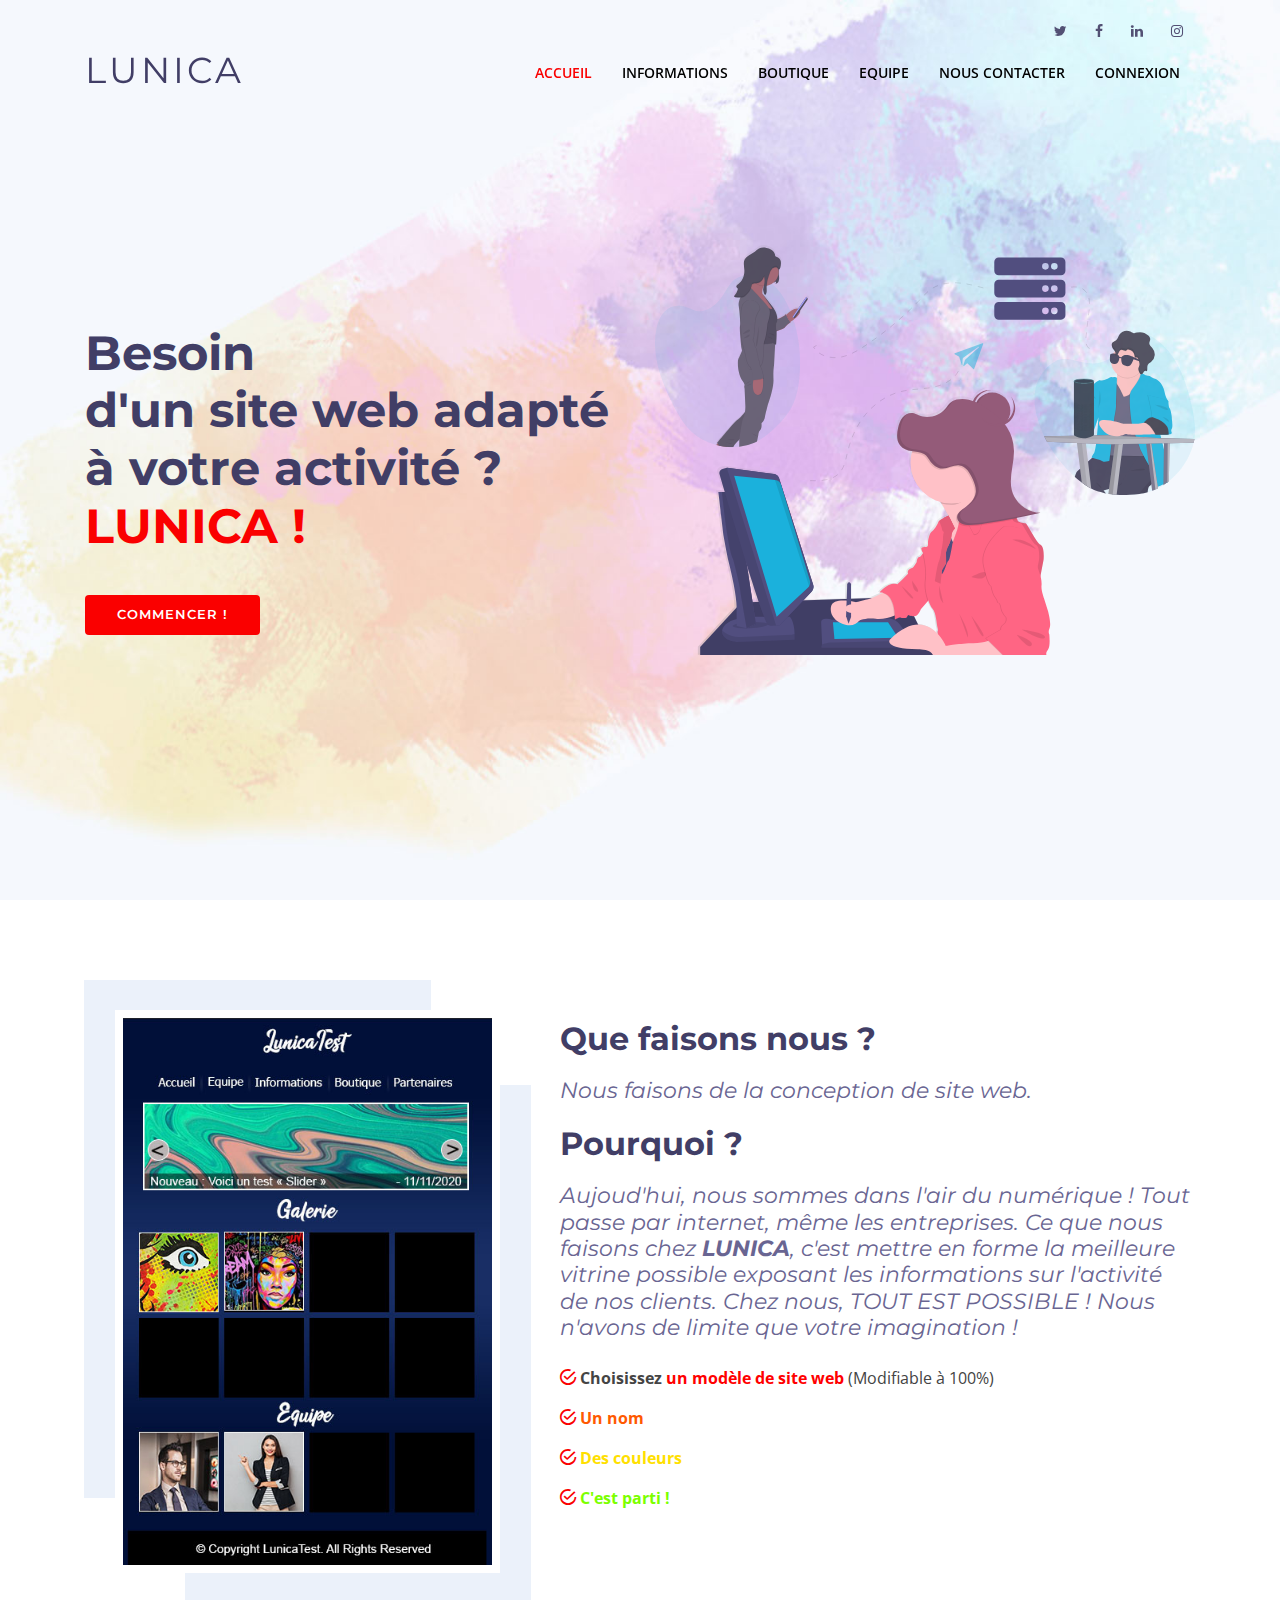
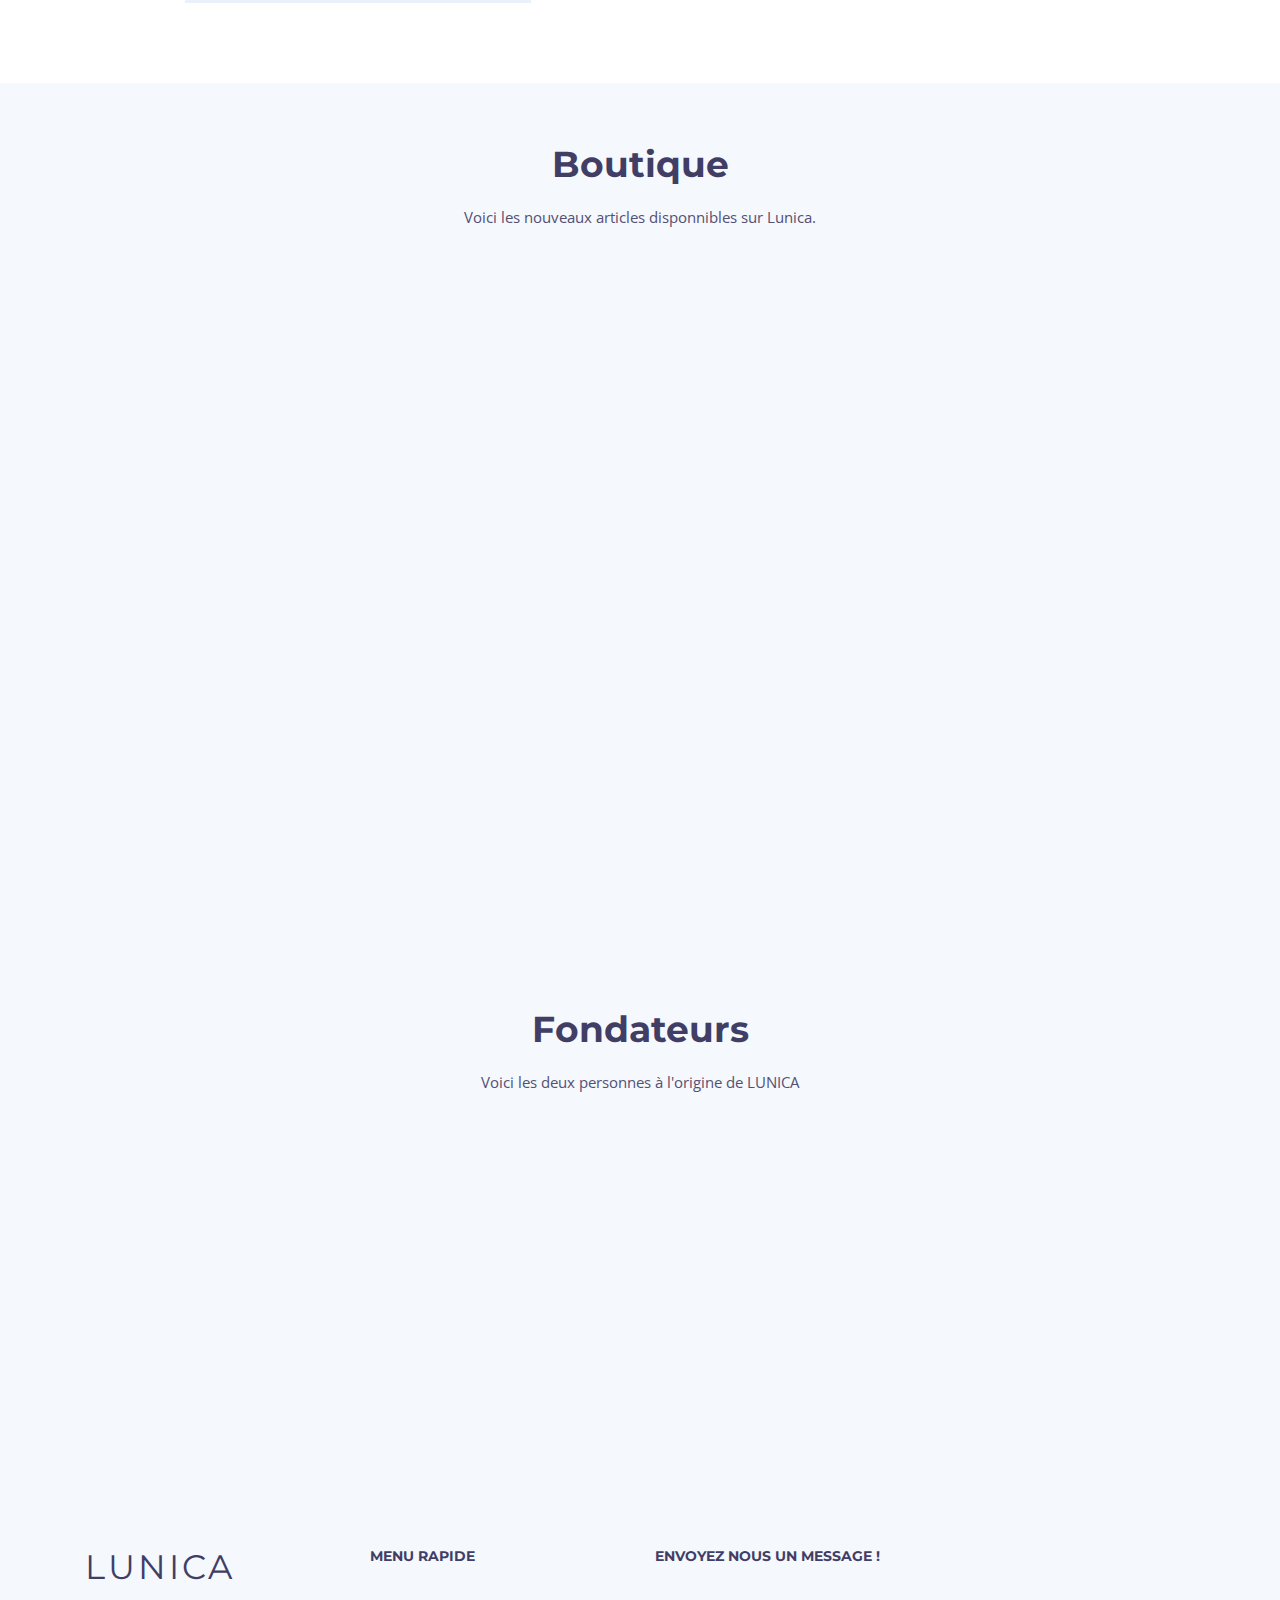
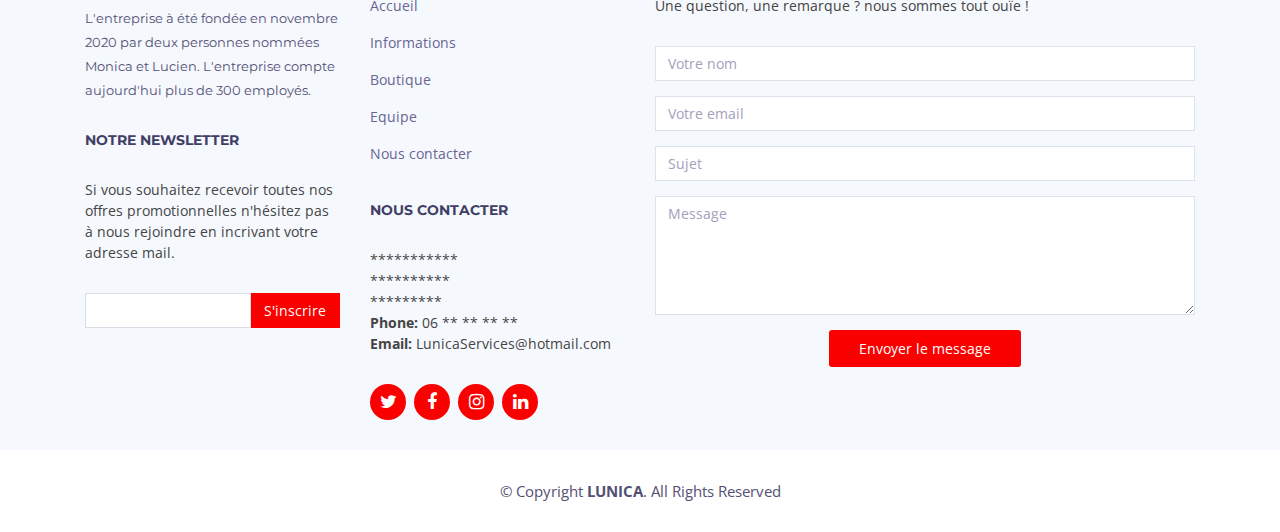
<file: index.html>
<!DOCTYPE html>
<html lang="en">
<head>
  <meta charset="utf-8">
  <title>Lunica</title>
  <meta content="width=device-width, initial-scale=1.0" name="viewport">
  <meta content="" name="keywords">
  <meta content="" name="description">

  <!-- Favicons -->
  <link href="img/favicon.png" rel="icon">
  

  <!-- Google Fonts -->
  <link href="https://fonts.googleapis.com/css?family=Open+Sans:300,300i,400,400i,500,600,700,700i|Montserrat:300,400,500,600,700" rel="stylesheet">

  <!-- Bootstrap CSS File -->
  <link href="lib/bootstrap/css/bootstrap.min.css" rel="stylesheet">

  <!-- Libraries CSS Files -->
  <link href="lib/font-awesome/css/font-awesome.min.css" rel="stylesheet">
  <link href="lib/animate/animate.min.css" rel="stylesheet">
  <link href="lib/ionicons/css/ionicons.min.css" rel="stylesheet">
  <link href="lib/owlcarousel/assets/owl.carousel.min.css" rel="stylesheet">
  <link href="lib/lightbox/css/lightbox.min.css" rel="stylesheet">

  <!-- Main Stylesheet File -->
  <link href="css/style.css" rel="stylesheet">

  <!-- =======================================================
    Theme Name: Rapid
    Theme URL: https://bootstrapmade.com/rapid-multipurpose-bootstrap-business-template/
    Author: BootstrapMade.com
    License: https://bootstrapmade.com/license/
  ======================================================= -->
</head>

<body>
  <!--==========================
  Header
  ============================-->
  <header id="header">

    <div id="topbar">
      <div class="container">
        <div class="social-links">
          <a href="#" class="twitter"><i class="fa fa-twitter"></i></a>
          <a href="#" class="facebook"><i class="fa fa-facebook"></i></a>
          <a href="#" class="linkedin"><i class="fa fa-linkedin"></i></a>
          <a href="#" class="instagram"><i class="fa fa-instagram"></i></a>
        </div>
      </div>
    </div>

    <div class="container">

      <div class="logo float-left">
        <!-- Uncomment below if you prefer to use an image logo -->
        <h1 class="text-light"><a href="#intro" class="scrollto"><span>Lunica</span></a></h1>
        <!-- <a href="#header" class="scrollto"><img src="img/logo.png" alt="" class="img-fluid"></a> -->
      </div>

      <nav class="main-nav float-right d-none d-lg-block">
        <ul>
          <li class="active"><a href="#intro">Accueil</a></li>
          <li><a href="#about">Informations</a></li>
          <li><a href="#services">Boutique</a></li>
          <li><a href="#team">Equipe</a></li>
          <li><a href="#footer">Nous contacter</a></li>
          <li><a href="moni.html">Connexion</a></li>
        </ul>
      </nav><!-- .main-nav -->
      
    </div>
  </header><!-- #header -->



  <!--==========================
    Intro Section
  ============================-->
  <section id="intro" class="clearfix">
    <div class="container d-flex h-100">
      <div class="row justify-content-center align-self-center">
        <div class="col-md-6 intro-info order-md-first order-last">
          <h2>Besoin<br>d'un site web adapté à votre activité ? <span>LUNICA !</span></h2>
          <div>
            <a href="#services" class="btn-get-started scrollto">COMMENCER !</a>
          </div>
        </div>
  
        <div class="col-md-6 intro-img order-md-last order-first">
          <img src="img/intro-img.svg" alt="" class="img-fluid">
        </div>
      </div>

    </div>
  </section><!-- #intro -->

  <main id="main">

    <!--==========================
      About Us Section
    ============================-->
    <section id="about">

      <div class="container">
        <div class="row">

          <div class="col-lg-5 col-md-6">
            <div class="about-img">
              <img src="img/about-img.jpg" alt="">
            </div>
          </div>

          <div class="col-lg-7 col-md-6">
            <div class="about-content">
              <h2>Que faisons nous ?</h2>
              <h3>Nous faisons de la conception de site web.</h3>
              <h2>Pourquoi ?</h2>
              <h3>Aujoud'hui, nous sommes dans l'air du numérique ! Tout passe par internet, même les entreprises. Ce que nous faisons chez <b>LUNICA</b>, c'est mettre en forme la meilleure vitrine possible exposant les informations sur l'activité de nos clients. Chez nous, TOUT EST POSSIBLE ! Nous n'avons de limite que votre imagination ! </h3>
              <ul>
                <li><i class="ion-android-checkmark-circle"></i><b>Choisissez <font color="#FF0000">un modèle de site web</b></font> (Modifiable à 100%)</li>
                <li><i class="ion-android-checkmark-circle"></i><b><font color="#FF5900">Un nom</b></font></li>
                <li><i class="ion-android-checkmark-circle"></i><b><font color="#FFE000">Des couleurs</b></font></li>
                <li><i class="ion-android-checkmark-circle"></i><b><font color="#7CFF00">C'est parti !</b></font></li>
              </ul>
            </div>
          </div>
        </div>
      </div>

    </section><!-- #about -->


    <!--==========================
      Services Section
    ============================-->
    <section id="services" class="section-bg">
      <div class="container">

        <header class="section-header">
          <h3>Boutique</h3>
          <p>Voici les nouveaux articles disponnibles sur Lunica.</p>
        </header>

        <div class="row">

          <div class="col-md-6 col-lg-4 wow bounceInUp" data-wow-duration="1.4s">
            <div class="box">
              <div class="icon" style="background: #fceef3;"><i class="ion-ios-analytics-outline" style="color: #ff689b;"></i></div>
              <h4 class="title1"><a href="">Lorem Ipsum</a></h4>
              <p class="description">Voluptatum deleniti atque corrupti quos dolores et quas molestias excepturi sint occaecati cupiditate non provident</p>
            </div>
          </div>
          <div class="col-md-6 col-lg-4 wow bounceInUp" data-wow-duration="1.4s">
            <div class="box">
              <div class="icon" style="background: #fff0da;"><i class="ion-ios-bookmarks-outline" style="color: #e98e06;"></i></div>
              <h4 class="title2"><a href="">Dolor Sitema</a></h4>
              <p class="description">Minim veniam, quis nostrud exercitation ullamco laboris nisi ut aliquip ex ea commodo consequat tarad limino ata</p>
            </div>
          </div>

          <div class="col-md-6 col-lg-4 wow bounceInUp" data-wow-delay="0.1s" data-wow-duration="1.4s">
            <div class="box">
              <div class="icon" style="background: #e6fdfc;"><i class="ion-ios-paper-outline" style="color: #3fcdc7;"></i></div>
              <h4 class="title3"><a href="">Sed ut perspiciatis</a></h4>
              <p class="description">Duis aute irure dolor in reprehenderit in voluptate velit esse cillum dolore eu fugiat nulla pariatur</p>
            </div>
          </div>
          <div class="col-md-6 col-lg-4 wow bounceInUp" data-wow-delay="0.1s" data-wow-duration="1.4s">
            <div class="box">
              <div class="icon" style="background: #eafde7;"><i class="ion-ios-speedometer-outline" style="color:#41cf2e;"></i></div>
              <h4 class="title4"><a href="">Magni Dolores</a></h4>
              <p class="description">Excepteur sint occaecat cupidatat non proident, sunt in culpa qui officia deserunt mollit anim id est laborum</p>
            </div>
          </div>

          <div class="col-md-6 col-lg-4 wow bounceInUp" data-wow-delay="0.2s" data-wow-duration="1.4s">
            <div class="box">
              <div class="icon" style="background: #e1eeff;"><i class="ion-ios-world-outline" style="color: #2282ff;"></i></div>
              <h4 class="title5"><a href="">Nemo Enim</a></h4>
              <p class="description">At vero eos et accusamus et iusto odio dignissimos ducimus qui blanditiis praesentium voluptatum deleniti atque</p>
            </div>
          </div>
          <div class="col-md-6 col-lg-4 wow bounceInUp" data-wow-delay="0.2s" data-wow-duration="1.4s">
            <div class="box">
              <div class="icon" style="background: #ecebff;"><i class="ion-ios-clock-outline" style="color: #8660fe;"></i></div>
              <h4 class="title6"><a href="">Eiusmod Tempor</a></h4>
              <p class="description">Et harum quidem rerum facilis est et expedita distinctio. Nam libero tempore, cum soluta nobis est eligendi</p>
            </div>
          </div>

        </div>

      </div>
    </section><!-- #services -->

    
    

    <!--==========================
      Team Section
    ============================-->
    <section id="team" class="section-bg">
      <div class="container">
        <div class="section-header">
          <h3>Fondateurs</h3>
          <p>Voici les deux personnes à l'origine de LUNICA</p>
        </div>

        <div class="row">

          <div class="col-lg-3 col-md-6 wow fadeInUp">
            <div class="member">
              <img src="img/team-2.jpg" class="img-fluid" alt="">
              <div class="member-info">
                <div class="member-info-content">
                  <h4>Monica</h4>
                  <span>Directrice Général</span>
                  <div class="social">
                    <a href=""><i class="fa fa-twitter"></i></a>
                    <a href=""><i class="fa fa-facebook"></i></a>
                    <a href=""><i class="fa fa-google-plus"></i></a>
                    <a href=""><i class="fa fa-linkedin"></i></a>
                  </div>
                </div>
              </div>
            </div>
          </div>

          <div class="col-lg-3 col-md-6 wow fadeInUp" data-wow-delay="0.1s">
            <div class="member">
              <img src="img/team-1.jpg" class="img-fluid" alt="">
              <div class="member-info">
                <div class="member-info-content">
                  <h4>Lucien</h4>
                  <span>Directeur général adjoint</span>
                  <div class="social">
                    <a href=""><i class="fa fa-twitter"></i></a>
                    <a href=""><i class="fa fa-facebook"></i></a>
                    <a href=""><i class="fa fa-google-plus"></i></a>
                    <a href=""><i class="fa fa-linkedin"></i></a>
                  </div>
                </div>
              </div>
            </div>
          </div>
    </section><!-- #team -->

   

  <!--==========================
    Footer
  ============================-->
  <footer id="footer" class="section-bg">
    <div class="footer-top">
      <div class="container">

        <div class="row">

          <div class="col-lg-6">

            <div class="row">

                <div class="col-sm-6">

                  <div class="footer-info">
                    <h3>LUNICA</h3>
                    <p>L'entreprise à été fondée en novembre 2020 par deux personnes nommées Monica et Lucien. L'entreprise compte aujourd'hui plus de 300 employés.</p>
                  </div>

                  <div class="footer-newsletter">
                    <h4>Notre Newsletter</h4>
                    <p>Si vous souhaitez recevoir toutes nos offres promotionnelles n'hésitez pas à nous rejoindre en incrivant votre adresse mail.</p>
                    <form action="" method="post">
                      <input type="email" name="email"><input type="submit"  value="S'inscrire">
                    </form>
                  </div>

                </div>

                <div class="col-sm-6">
                  <div class="footer-links">
                    <h4>Menu rapide</h4>
                    <ul>
                      <li><a href="#">Accueil</a></li>
                      <li><a href="#">Informations</a></li>
                      <li><a href="#">Boutique</a></li>
                      <li><a href="#">Equipe</a></li>
                      <li><a href="#">Nous contacter</a></li>
                    </ul>
                  </div>

                  <div class="footer-links">
                    <h4>Nous contacter</h4>
                    <p>
                      *********** <br>
                      **********<br>
                      ********* <br>
                      <strong>Phone:</strong> 06 ** ** ** **<br>
                      <strong>Email:</strong> LunicaServices@hotmail.com<br>
                    </p>
                  </div>

                  <div class="social-links">
                    <a href="#" class="twitter"><i class="fa fa-twitter"></i></a>
                    <a href="#" class="facebook"><i class="fa fa-facebook"></i></a>
                    <a href="#" class="instagram"><i class="fa fa-instagram"></i></a>
                    <a href="#" class="linkedin"><i class="fa fa-linkedin"></i></a>
                  </div>

                </div>

            </div>

          </div>

          <div class="col-lg-6">

            <div class="form">
              
              <h4>Envoyez nous un message !</h4>
              <p>Une question, une remarque ? nous sommes tout ouïe !</p>
              <form action="" method="post" role="form" class="contactForm">
                <div class="form-group">
                  <input type="text" name="name" class="form-control" id="name" placeholder="Votre nom" data-rule="minlen:4" data-msg="Please enter at least 4 chars" />
                  <div class="validation"></div>
                </div>
                <div class="form-group">
                  <input type="email" class="form-control" name="email" id="email" placeholder="Votre email" data-rule="email" data-msg="Please enter a valid email" />
                  <div class="validation"></div>
                </div>
                <div class="form-group">
                  <input type="text" class="form-control" name="subject" id="subject" placeholder="Sujet" data-rule="minlen:4" data-msg="Veuillez saisir au moins 8 caractères de sujet" />
                  <div class="validation"></div>
                </div>
                <div class="form-group">
                  <textarea class="form-control" name="message" rows="5" data-rule="required" data-msg="S'il vous plait, écrivez nous quelque chose" placeholder="Message"></textarea>
                  <div class="validation"></div>
                </div>

                <div id="sendmessage">Votre message a bien été envoyé, merci </div>
                <div id="errormessage"></div>

                <div class="text-center"><button type="submit" title="Send Message">Envoyer le message</button></div>
              </form>
            </div>

          </div>

          

        </div>

      </div>
    </div>

    <div class="container">
      <div class="copyright">
        &copy; Copyright <strong>LUNICA</strong>. All Rights Reserved
      </div>
      
    </div>
  </footer><!-- #footer -->

  <a href="#" class="back-to-top"><i class="fa fa-chevron-up"></i></a>
  <!-- Uncomment below i you want to use a preloader -->
  <!-- <div id="preloader"></div> -->

  <!-- JavaScript Libraries -->
  <script src="lib/jquery/jquery.min.js"></script>
  <script src="lib/jquery/jquery-migrate.min.js"></script>
  <script src="lib/bootstrap/js/bootstrap.bundle.min.js"></script>
  <script src="lib/easing/easing.min.js"></script>
  <script src="lib/mobile-nav/mobile-nav.js"></script>
  <script src="lib/wow/wow.min.js"></script>
  <script src="lib/waypoints/waypoints.min.js"></script>
  <script src="lib/counterup/counterup.min.js"></script>
  <script src="lib/owlcarousel/owl.carousel.min.js"></script>
  <script src="lib/isotope/isotope.pkgd.min.js"></script>
  <script src="lib/lightbox/js/lightbox.min.js"></script>
  <!-- Contact Form JavaScript File -->
  <script src="contactform/contactform.js"></script>

  <!-- Template Main Javascript File -->
  <script src="js/main.js"></script>

</body>
</html>
</file>
<file: css/style.css>
/*--------------------------------------------------------------
# General
--------------------------------------------------------------*/

body {
  background: #fff;
  color: #444;
  font-family: "Open Sans", sans-serif;
}

a {
  color: #FA0000;
  transition: 0.5s;
}

a:hover,
a:active,
a:focus {
  color: #0a98c0;
  outline: none;
  text-decoration: none;
}

p {
  padding: 0;
  margin: 0 0 30px 0;
}

h1,
h2,
h3,
h4,
h5,
h6 {
  font-family: "Montserrat", sans-serif;
  font-weight: 400;
  margin: 0 0 20px 0;
  padding: 0;
}

/* Bouton retour en haut */

.back-to-top {
  position: fixed;
  display: none;
  background: #FA0000;
  color: #fff;
  width: 44px;
  height: 44px;
  text-align: center;
  line-height: 1;
  font-size: 16px;
  border-radius: 50%;
  right: 15px;
  bottom: 15px;
  transition: background 0.5s;
  z-index: 11;
}

.back-to-top i {
  padding-top: 12px;
  color: #fff;
}

/* Prelaoder */

#preloader {
  position: fixed;
  top: 0;
  left: 0;
  right: 0;
  bottom: 0;
  z-index: 9999;
  overflow: hidden;
  background: #fff;
}

#preloader:before {
  content: "";
  position: fixed;
  top: calc(50% - 30px);
  left: calc(50% - 30px);
  border: 6px solid #f2f2f2;
  border-top: 6px solid #FA0000;
  border-radius: 50%;
  width: 60px;
  height: 60px;
  -webkit-animation: animate-preloader 1s linear infinite;
  animation: animate-preloader 1s linear infinite;
}

@-webkit-keyframes animate-preloader {
  0% {
    -webkit-transform: rotate(0deg);
    transform: rotate(0deg);
  }

  100% {
    -webkit-transform: rotate(360deg);
    transform: rotate(360deg);
  }
}

@keyframes animate-preloader {
  0% {
    -webkit-transform: rotate(0deg);
    transform: rotate(0deg);
  }

  100% {
    -webkit-transform: rotate(360deg);
    transform: rotate(360deg);
  }
}

/*--------------------------------------------------------------
# Top Bar
--------------------------------------------------------------*/

#topbar {
  padding: 0 0 10px 0;
  font-size: 14px;
  transition: all 0.5s;
}

#topbar .social-links {
  text-align: right;
}

#topbar .social-links a {
  color: #535074;
  padding: 4px 12px;
  display: inline-block;
  line-height: 1px;
}

#topbar .social-links a:hover {
  color: #FA0000;
}

#topbar .social-links a:first-child {
  border-left: 0;
}

/*--------------------------------------------------------------
# Header
--------------------------------------------------------------*/

#header {
  height: 110px;
  transition: all 0.5s;
  z-index: 997;
  transition: all 0.5s;
  padding: 20px 0;
  position: fixed;
  left: 0;
  top: 0;
  right: 0;
  transition: all 0.5s;
  z-index: 997;
}

#header.header-scrolled,
#header.header-pages {
  height: 70px;
  padding: 15px 0;
  background-color: #fff;
  box-shadow: 0px 0px 30px rgba(127, 137, 161, 0.3);
}

#header.header-scrolled #topbar,
#header.header-pages #topbar {
  display: none;
}

#header .logo h1 {
  font-size: 36px;
  margin: 0;
  padding: 0;
  line-height: 1;
  font-weight: 400;
  letter-spacing: 3px;
  text-transform: uppercase;
}

#header .logo h1 a,
#header .logo h1 a:hover {
  color: #413e66;
  text-decoration: none;
}

#header .logo img {
  padding: 0;
  margin: 7px 0;
  max-height: 26px;
}

.main-pages {
  margin-top: 60px;
}

/*--------------------------------------------------------------
# Intro Section
--------------------------------------------------------------*/

#intro {
  width: 100%;
  height: 100vh;
  position: relative;
  background: #f5f8fd url("../img/intro-bg.jpg") center top no-repeat;
  background-size: cover;
}

#intro .intro-info h2 {
  color: #413e66;
  margin-bottom: 40px;
  font-size: 48px;
  font-weight: 700;
}

#intro .intro-info h2 span {
  color: #FA0000;
}

#intro .intro-info .btn-get-started,
#intro .intro-info .btn-services {
  font-family: "Montserrat", sans-serif;
  font-size: 13px;
  font-weight: 600;
  text-transform: uppercase;
  letter-spacing: 1px;
  display: inline-block;
  padding: 10px 32px;
  border-radius: 4px;
  transition: 0.5s;
  color: #fff;
  background: #FA0000;
  color: #fff;
}

#intro .intro-info .btn-get-started:hover,
#intro .intro-info .btn-services:hover {
  background: #0a98c0;
}

/*--------------------------------------------------------------
# Navigation MENU
--------------------------------------------------------------*/

/* Desktop Navigation */

.main-nav {
  /* Drop Down */
  /* Deep Drop Down */
}

.main-nav,
.main-nav * {
  margin: 0;
  padding: 0;
  list-style: none;
}

.main-nav > ul > li {
  position: relative;
  white-space: nowrap;
  float: left;
}

.main-nav a {
  display: block;
  position: relative;
  color: #000000;
  padding: 10px 15px;
  transition: 0.3s;
  font-size: 14px;
  font-family: "Open Sans", sans-serif;
  text-transform: uppercase;
  font-weight: 600;
}

.main-nav a:hover,
.main-nav .active > a,
.main-nav li:hover > a {
  color: #FA0000;
  text-decoration: none;
}

.main-nav .drop-down ul {
  display: block;
  position: absolute;
  left: 0;
  top: calc(100% - 30px);
  z-index: 99;
  opacity: 0;
  visibility: hidden;
  padding: 10px 0;
  background: #fff;
  box-shadow: 0px 0px 30px rgba(127, 137, 161, 0.25);
  transition: ease all 0.3s;
}

.main-nav .drop-down:hover > ul {
  opacity: 1;
  top: 100%;
  visibility: visible;
}

.main-nav .drop-down li {
  min-width: 180px;
  position: relative;
}

.main-nav .drop-down ul a {
  padding: 10px 20px;
  font-size: 14px;
  font-weight: 500;
  text-transform: none;
  color: #065e77;
}

.main-nav .drop-down ul a:hover,
.main-nav .drop-down ul .active > a,
.main-nav .drop-down ul li:hover > a {
  color: #FA0000;
}

.main-nav .drop-down > a:after {
  content: "\f107";
  font-family: FontAwesome;
  padding-left: 10px;
}

.main-nav .drop-down .drop-down ul {
  top: 0;
  left: calc(100% - 30px);
}

.main-nav .drop-down .drop-down:hover > ul {
  opacity: 1;
  top: 0;
  left: 100%;
}

.main-nav .drop-down .drop-down > a {
  padding-right: 35px;
}

.main-nav .drop-down .drop-down > a:after {
  content: "\f105";
  position: absolute;
  right: 15px;
}

/* Navigation MOBILE */

.mobile-nav {
  position: fixed;
  top: 0;
  bottom: 0;
  z-index: 9999;
  overflow-y: auto;
  left: -260px;
  width: 260px;
  padding-top: 18px;
  background: rgba(40, 38, 70, 0.8);
  transition: 0.4s;
}

.mobile-nav * {
  margin: 0;
  padding: 0;
  list-style: none;
}

.mobile-nav a {
  display: block;
  position: relative;
  color: #fff;
  padding: 10px 20px;
  font-weight: 500;
}

.mobile-nav a:hover,
.mobile-nav .active > a,
.mobile-nav li:hover > a {
  color: #8dc2fa;
  text-decoration: none;
}

.mobile-nav .drop-down > a:after {
  content: "\f078";
  font-family: FontAwesome;
  padding-left: 10px;
  position: absolute;
  right: 15px;
}

.mobile-nav .active.drop-down > a:after {
  content: "\f077";
}

.mobile-nav .drop-down > a {
  padding-right: 35px;
}

.mobile-nav .drop-down ul {
  display: none;
  overflow: hidden;
}

.mobile-nav .drop-down li {
  padding-left: 20px;
}

.mobile-nav-toggle {
  position: fixed;
  right: 0;
  top: 0;
  z-index: 9998;
  border: 0;
  background: none;
  font-size: 24px;
  transition: all 0.4s;
  outline: none !important;
  line-height: 1;
  cursor: pointer;
  text-align: right;
}

.mobile-nav-toggle i {
  margin: 18px 18px 0 0;
  color: #065e77;
}

.mobile-nav-overly {
  width: 100%;
  height: 100%;
  z-index: 9997;
  top: 0;
  left: 0;
  position: fixed;
  background: rgba(40, 38, 70, 0.8);
  overflow: hidden;
  display: none;
}

.mobile-nav-active {
  overflow: hidden;
}

.mobile-nav-active .mobile-nav {
  left: 0;
}

.mobile-nav-active .mobile-nav-toggle i {
  color: #fff;
}

/*--------------------------------------------------------------
# Sections
--------------------------------------------------------------*/

/* Section HEADER
--------------------------------*/

.section-header h3 {
  font-size: 36px;
  color: #413e66;
  text-align: center;
  font-weight: 700;
  position: relative;
  font-family: "Montserrat", sans-serif;
}

.section-header p {
  text-align: center;
  margin: auto;
  font-size: 15px;
  padding-bottom: 60px;
  color: #535074;
  width: 50%;
}

/* Section BACKGROUND
--------------------------------*/

.section-bg {
  background: #f5f8fd;
}

/* Section INFORMATIONS
--------------------------------*/

#about {
  padding: 80px 0;
}

#about .about-content {
  padding-top: 40px;
}

#about .about-content h2 {
  color: #413e66;
  font-family: "Montserrat", sans-serif;
  font-weight: 700;
}

#about .about-content h3 {
  color: #696592;
  font-weight: 400;
  font-size: 22px;
  font-style: italic;
}

#about .about-content ul {
  list-style: none;
  padding: 0;
}

#about .about-content ul li {
  padding-bottom: 10px;
}

#about .about-content ul li i {
  font-size: 20px;
  padding-right: 4px;
  color: #FA0000;
}

#about .about-img {
  position: relative;
  margin: 30px 30px 30px 30px;
}

#about .about-img img {
  width: 100%;
  border: 8px solid #fff;
  transition: .5s;
}

#about .about-img img:hover {
  width: 100%;
  -webkit-transform: scale(1.03);
  transform: scale(1.03);
}

#about .about-img::before {
  position: absolute;
  left: -31px;
  top: -30px;
  width: 90%;
  height: 92%;
  z-index: -1;
  content: '';
  background-color: #ebf1fa;
  transition: .5s;
}

#about .about-img::after {
  position: absolute;
  right: -31px;
  bottom: -30px;
  width: 90%;
  height: 92%;
  z-index: -1;
  content: '';
  background-color: #ebf1fa;
  transition: .5s;
}

/* Section BOUTIQUE
--------------------------------*/

#services {
  padding: 60px 0 40px 0;
}

#services .box {
  padding: 30px;
  position: relative;
  overflow: hidden;
  border-radius: 10px;
  margin: 0 10px 40px 10px;
  background: #fff;
  box-shadow: 0 10px 29px 0 rgba(68, 88, 144, 0.1);
  transition: all 0.3s ease-in-out;
  text-align: center;
}

#services .box:hover {
  -webkit-transform: scale(1.1);
  transform: scale(1.1);
}

#services .icon {
  margin: 0 auto 15px auto;
  padding-top: 12px;
  display: inline-block;
  text-align: center;
  border-radius: 50%;
  width: 60px;
  height: 60px;
}

#services .icon i {
  font-size: 36px;
  line-height: 1;
}

#services .title {
  font-weight: 700;
  margin-bottom: 15px;
  font-size: 18px;
}


#services .title a {
  color: #111;
}


#services .box:hover .title a {
  color: #FA0000;
}

#services .title1 {
  font-weight: 700;
  margin-bottom: 15px;
  font-size: 18px;
}

#services .title1 a {
  color: #FF0000;

}

#services .box:hover .title1 a {
  color: #000;
}

#services .title2 {
  font-weight: 700;
  margin-bottom: 15px;
  font-size: 18px;
}

#services .title2 a {
  color: #FF6C00;

}

#services .box:hover .title2 a {
  color: #000;
}

#services .title3 {
  font-weight: 700;
  margin-bottom: 15px;
  font-size: 18px;
}

#services .title3 a {
  color: #FFE000;

}

#services .box:hover .title3 a {
  color: #000;
}

#services .title4 {
  font-weight: 700;
  margin-bottom: 15px;
  font-size: 18px;
}

#services .title4 a {
  color: #3AFF00;

}

#services .box:hover .title4 a {
  color: #000;
}

#services .title5 {
  font-weight: 700;
  margin-bottom: 15px;
  font-size: 18px;
}

#services .title5 a {
  color: #00FFD1;

}

#services .box:hover .title5 a {
  color: #000;
}

#services .title6 {
  font-weight: 700;
  margin-bottom: 15px;
  font-size: 18px;
}

#services .title6 a {
  color: #002BFF;

}

#services .box:hover .title6 a {
  color: #000;
}


#services .description {
  font-size: 14px;
  line-height: 28px;
  margin-bottom: 0;
  text-align: left;
}

/* Section EQUIPE
--------------------------------*/

#team {
  padding: 60px 0;
}

#team .member {
  text-align: center;
  margin-bottom: 20px;
  position: relative;
  overflow: hidden;
}

#team .member .member-info {
  display: -webkit-box;
  display: -webkit-flex;
  display: -ms-flexbox;
  display: flex;
  -webkit-box-pack: center;
  -webkit-justify-content: center;
  -ms-flex-pack: center;
  justify-content: center;
  -webkit-box-align: center;
  -webkit-align-items: center;
  -ms-flex-align: center;
  align-items: center;
  position: absolute;
  bottom: 0;
  left: 0;
  right: 0;
  transition: 0.2s;
  padding: 15px 0;
  background: rgba(29, 28, 41, 0.6);
}

#team .member .member-info-content {
  transition: margin 0.2s;
  height: 40px;
  transition: height 0.4s;
}

#team .member:hover .member-info {
  transition: 0.4s;
}

#team .member:hover .member-info-content {
  height: 80px;
}

#team .member h4 {
  font-weight: 700;
  margin-bottom: 2px;
  font-size: 18px;
  color: #fff;
}

#team .member span {
  font-style: italic;
  display: block;
  font-size: 13px;
  color: #fff;
}

#team .member .social {
  margin-top: 15px;
}

#team .member .social a {
  transition: none;
  color: #fff;
}

#team .member .social a:hover {
  color: #FA0000;
}

#team .member .social i {
  font-size: 18px;
  margin: 0 2px;
}


/*--------------------------------------------------------------
# FOOTER
--------------------------------------------------------------*/

#footer {
  padding: 0 0 30px 0;
  font-size: 14px;
  background: #fff;
}

#footer .footer-top {
  padding: 60px 0 30px 0;
  background: #f5f8fd;
}

#footer .footer-top .footer-info {
  margin-bottom: 30px;
}

#footer .footer-top .footer-info h3 {
  font-size: 34px;
  margin: 0 0 20px 0;
  padding: 2px 0 2px 0;
  line-height: 1;
  font-family: "Montserrat", sans-serif;
  color: #413e66;
  font-weight: 400;
  letter-spacing: 3px;
  text-transform: uppercase;
}

#footer .footer-top .footer-info p {
  font-size: 13px;
  line-height: 24px;
  margin-bottom: 0;
  font-family: "Montserrat", sans-serif;
  color: #535074;
}

#footer .footer-top .social-links a {
  font-size: 18px;
  display: inline-block;
  background: #FA0000;
  color: #fff;
  line-height: 1;
  padding: 8px 0;
  margin-right: 4px;
  border-radius: 50%;
  text-align: center;
  width: 36px;
  height: 36px;
  transition: 0.3s;
}

#footer .footer-top .social-links a:hover {
  background: #0a98c0;
  color: #fff;
}

#footer .footer-top h4 {
  font-size: 14px;
  font-weight: bold;
  color: #413e66;
  text-transform: uppercase;
  position: relative;
  padding-bottom: 10px;
}

#footer .footer-top .footer-links {
  margin-bottom: 30px;
}

#footer .footer-top .footer-links ul {
  list-style: none;
  padding: 0;
  margin: 0;
}

#footer .footer-top .footer-links ul li {
  padding: 8px 0;
}

#footer .footer-top .footer-links ul li:first-child {
  padding-top: 0;
}

#footer .footer-top .footer-links ul a {
  color: #696592;
}

#footer .footer-top .footer-links ul a:hover {
  color: #FA0000;
}

#footer .footer-top .footer-contact {
  margin-bottom: 30px;
}

#footer .footer-top .footer-contact p {
  line-height: 26px;
}

#footer .footer-top .footer-newsletter {
  margin-bottom: 30px;
}

#footer .footer-top .footer-newsletter input[type="email"] {
  border: 0;
  padding: 6px 8px;
  width: 65%;
  border: 1px solid #d9dde6;
}

#footer .footer-top .footer-newsletter input[type="submit"] {
  background: #FA0000;
  border: 1px solid #FA0000;
  width: 35%;
  padding: 6px 0;
  text-align: center;
  color: #fff;
  transition: 0.3s;
  cursor: pointer;
}

#footer .footer-top .footer-newsletter input[type="submit"]:hover {
  background: #0a98c0;
}

#footer .footer-top .form .form-group {
  margin-bottom: 15px;
}

#footer .footer-top .form #sendmessage {
  color: #fff;
  background: #FA0000;
  display: none;
  text-align: center;
  padding: 15px;
  font-weight: 600;
  margin-bottom: 15px;
}

#footer .footer-top .form #errormessage {
  color: #fff;
  display: none;
  background: red;
  text-align: center;
  padding: 15px;
  font-weight: 600;
  margin-bottom: 15px;
}

#footer .footer-top .form #sendmessage.show,
#footer .footer-top .form #errormessage.show,
#footer .footer-top .form .show {
  display: block;
}

#footer .footer-top .form .validation {
  color: red;
  display: none;
  margin: 0 0 20px;
  font-weight: 400;
  font-size: 13px;
}

#footer .footer-top .form label {
  color: #413e66;
  font-weight: 500;
}

#footer .footer-top .form input,
#footer .footer-top .form textarea {
  border-radius: 0;
  box-shadow: none;
  border: 1px solid #dce1ec;
  font-size: 14px;
}

#footer .footer-top .form input::-webkit-input-placeholder,
#footer .footer-top .form textarea::-webkit-input-placeholder {
  color: #a2a0bd;
}

#footer .footer-top .form input::-moz-placeholder,
#footer .footer-top .form textarea::-moz-placeholder {
  color: #a2a0bd;
}

#footer .footer-top .form input:-ms-input-placeholder,
#footer .footer-top .form textarea:-ms-input-placeholder {
  color: #a2a0bd;
}

#footer .footer-top .form input::placeholder,
#footer .footer-top .form textarea::placeholder {
  color: #a2a0bd;
}

#footer .footer-top .form button[type="submit"] {
  background: #FA0000;
  border: 0;
  border-radius: 3px;
  padding: 8px 30px;
  color: #fff;
  transition: 0.3s;
}

#footer .footer-top .form button[type="submit"]:hover {
  background: #0a98c0;
  cursor: pointer;
}

#footer .copyright {
  text-align: center;
  padding-top: 30px;
  color: #535074;
  font-size: 15px;
}

#footer .credits {
  text-align: center;
  font-size: 14px;
  padding-top: 4px;
  color: #8582a8;
}

#footer .credits a {
  color: #FA0000;
}

#footer .credits a:hover {
  color: #0a98c0;
}

/*--------------------------------------------------------------
# Réseaux sociaux
--------------------------------------------------------------*/

@media (min-width: 991px) {
  #call-to-action .cta-btn-container {
    display: -webkit-box;
    display: -webkit-flex;
    display: -ms-flexbox;
    display: flex;
    -webkit-box-align: center;
    -webkit-align-items: center;
    -ms-flex-align: center;
    align-items: center;
    -webkit-box-pack: end;
    -webkit-justify-content: flex-end;
    -ms-flex-pack: end;
    justify-content: flex-end;
  }
}

@media (min-width: 992px) {
  #intro .intro-info {
    padding-top: 80px;
  }

  #testimonials .testimonial-item p {
    width: 80%;
  }
}

@media (max-width: 991px) {
  #topbar {
    display: none;
  }



  #header {
    height: 70px;
    padding: 15px 0;
  }

  #header .logo h1 {
    font-size: 28px;
    padding: 8px 0;
  }

  #why-us .why-us-content {
    padding-top: 30px;
  }

  #pricing {
    padding-bottom: 30px;
  }

  #pricing .card {
    margin-bottom: 50px;
  }
}

@media (max-width: 768px) {
  .back-to-top {
    bottom: 15px;
  }

  #faq #faq-list a {
    font-size: 18px;
  }

  #faq #faq-list i {
    top: 13px;
  }
}

@media (max-width: 767px) {
  #intro {
    height: auto;
    padding: 80px 0 60px 0;
  }

  #intro .container {
    height: auto !important;
  }

  #intro .intro-img {
    width: 80%;
  }

  #intro .intro-info {
    text-align: center;
    padding-top: 40px;
  }

  #intro .intro-info h2 {
    font-size: 34px;
    margin-bottom: 30px;
  }

  .section-header p {
    width: 100%;
  }

  #testimonials .testimonial-item {
    text-align: center;
  }

  #testimonials .testimonial-item .testimonial-img {
    float: none;
    margin: auto;
  }

  #testimonials .testimonial-item h3,
  #testimonials .testimonial-item h4,
  #testimonials .testimonial-item p {
    margin-left: 0;
  }
}

@media (max-width: 574px) {
  #footer .footer-top .social-links a {
    margin-bottom: 25px;
  }
}
</file>
